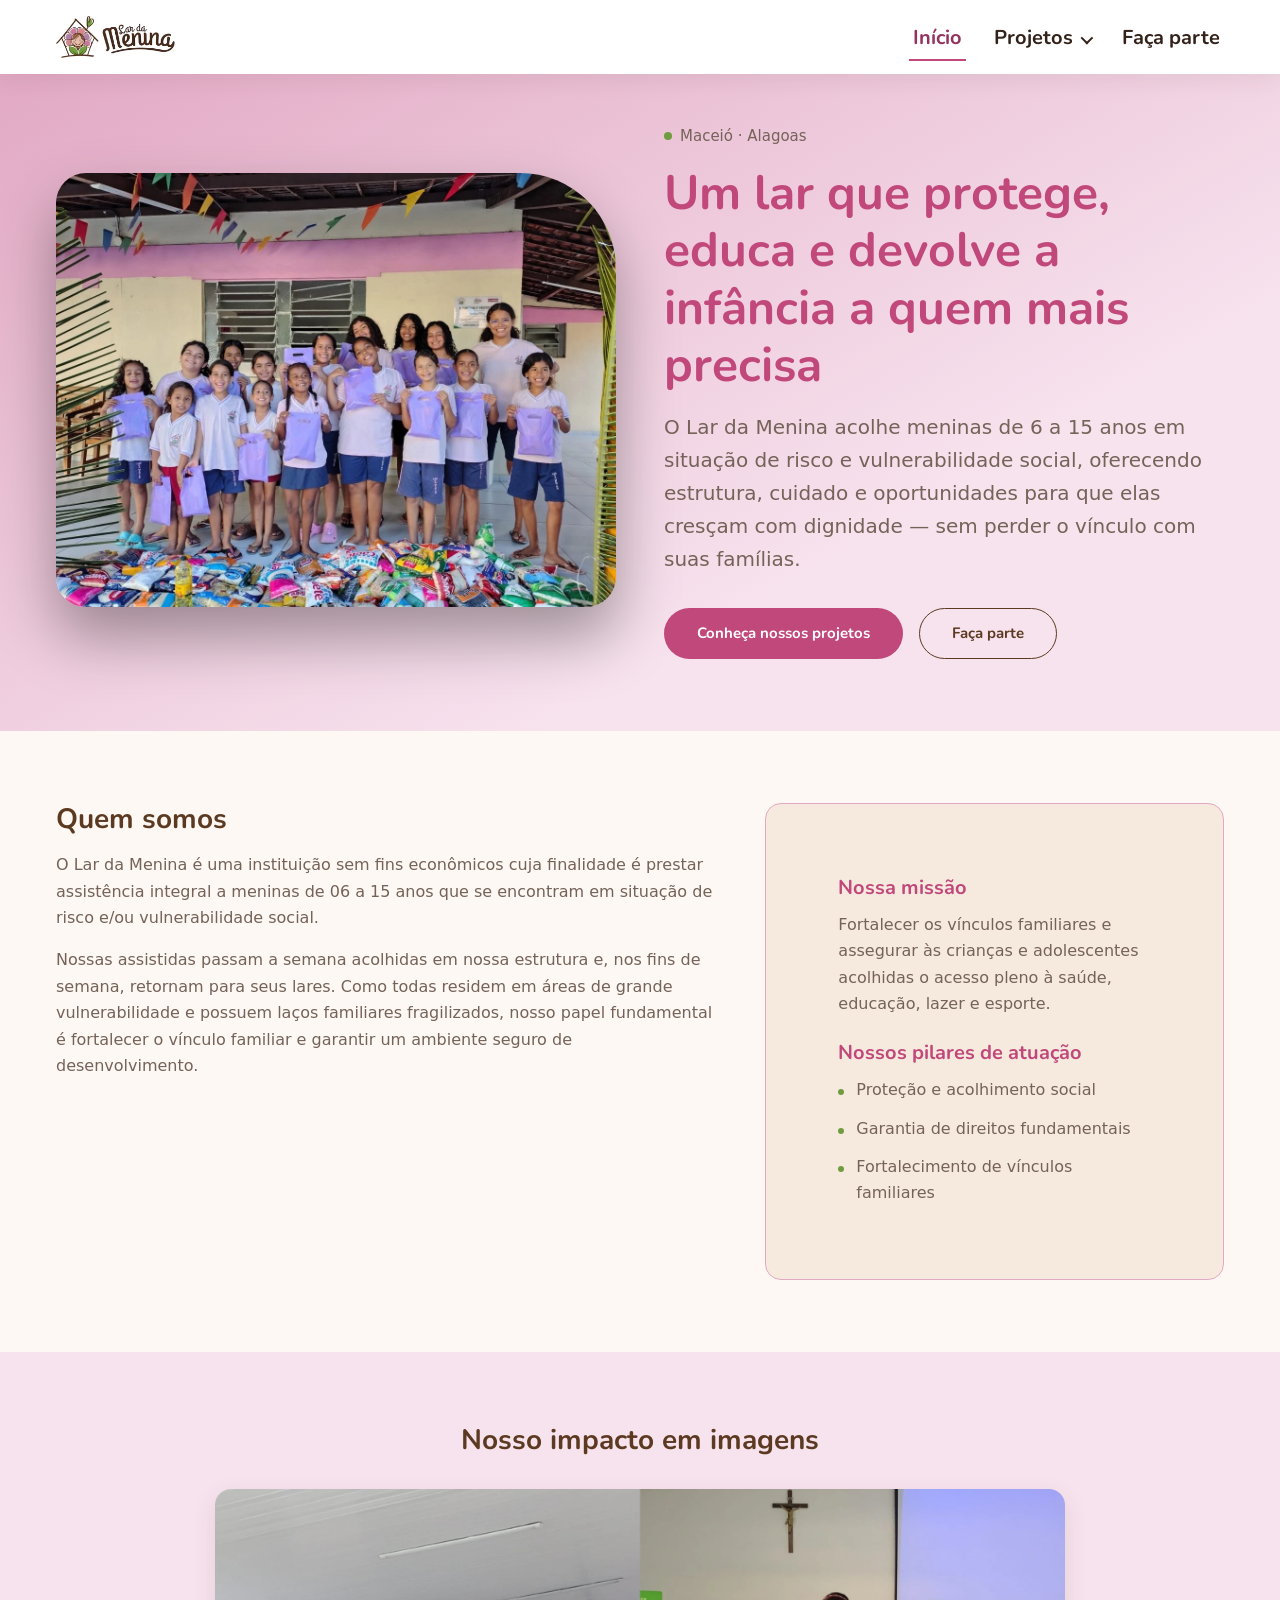
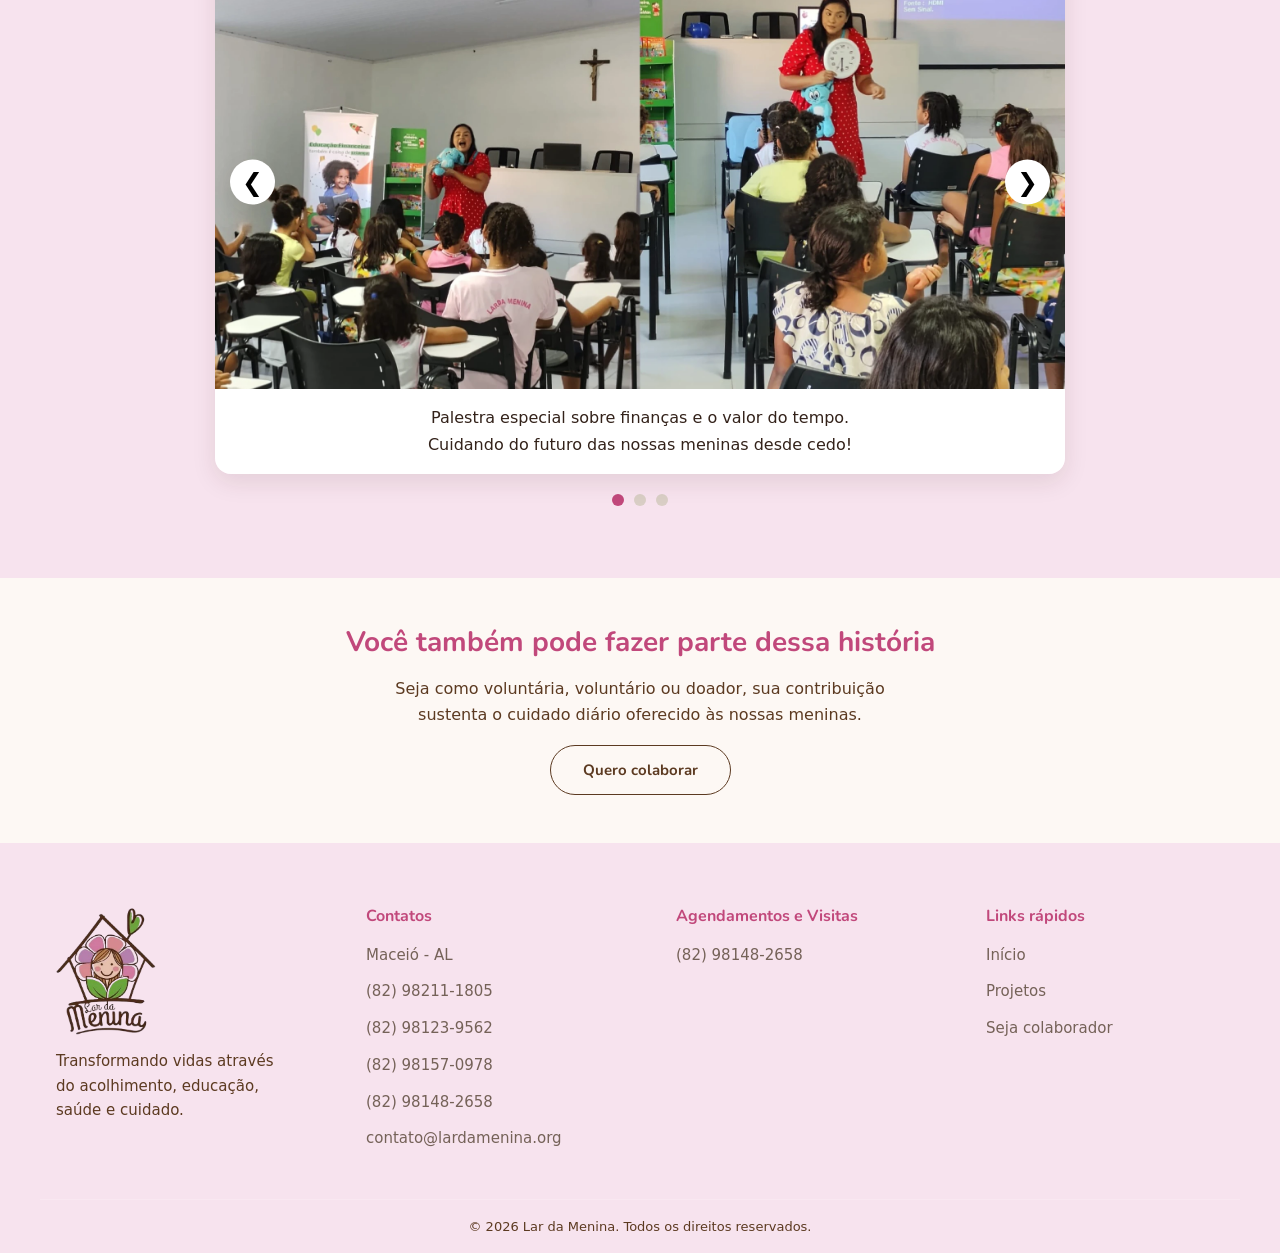
<file: index.html>
<!doctype html>
<html lang="pt-br">
  <head>
    <meta charset="UTF-8" />
    <meta name="viewport" content="width=device-width, initial-scale=1.0" />
    <meta
      name="description"
      content="Lar da Menina — instituição de acolhimento que garante saúde, educação, lazer e fortalecimento de vínculos familiares para meninas de 6 a 15 anos em Maceió."
    />
    <link rel="icon" type="image/svg+xml" href="assets/icons/favicon.svg" />
    <link rel="preconnect" href="https://fonts.googleapis.com" />
    <link rel="preconnect" href="https://fonts.gstatic.com" crossorigin />
    <link
      href="https://fonts.googleapis.com/css2?family=Nunito:ital,wght@0,200..1000;1,200..1000&display=swap"
      rel="stylesheet"
    />
    <link rel="stylesheet" href="css/styles.css" />

    <title>Lar da Menina</title>
  </head>
  <body>
    <header class="site-header">
      <div class="header-container">
        <a href="index.html" class="logo">
          <img src="assets/icons/logo-lar-menu.webp" alt="Logo Lar da Menina" />
        </a>

        <input type="checkbox" id="menu-toggle" class="menu-toggle-input" />
        <label for="menu-toggle" class="menu-toggle" aria-label="Abrir menu">
          <span class="menu-toggle-icon"></span>
        </label>

        <nav class="menu" aria-label="Navegação principal">
          <ul>
            <li><a href="index.html" class="active">Início</a></li>
            <li class="dropdown">
              <a href="projetos.html">Projetos</a>
              <ul class="submenu">
                <li>
                  <a href="projetos.html#frentes-atuacao">Frentes de atuação</a>
                </li>
                <li><a href="projetos.html#doacoes">Doações</a></li>
              </ul>
            </li>
            <li><a href="cadastro.html">Faça parte</a></li>
          </ul>
        </nav>
      </div>
    </header>

    <main id="app">
      <section class="hero" id="inicio">
        <div class="grid-12">
          <div class="hero-media">
            <img
              src="assets/images/sobre-nos.webp"
              alt="Meninas assistidas pelo Lar da Menina sorrindo em grupo, reunidas em um dia de entrega de doações de alimentos e itens de higiene."
            />
          </div>
          <div class="hero-texto">
            <span class="hero-kicker">Maceió · Alagoas</span>
            <h1>
              Um lar que protege, educa e devolve a infância a quem mais precisa
            </h1>
            <p>
              O Lar da Menina acolhe meninas de 6 a 15 anos em situação de risco
              e vulnerabilidade social, oferecendo estrutura, cuidado e
              oportunidades para que elas cresçam com dignidade — sem perder o
              vínculo com suas famílias.
            </p>
            <div class="hero-acoes">
              <a href="projetos.html" class="btn-acao btn-primario"
                >Conheça nossos projetos</a
              >
              <a href="cadastro.html" class="btn-acao btn-outline"
                >Faça parte</a
              >
            </div>
          </div>
        </div>
      </section>

      <section id="sobre-nos">
        <div class="container">
          <div class="grid-12">
            <article class="historia-ong">
              <h2>Quem somos</h2>
              <p>
                O Lar da Menina é uma instituição sem fins econômicos cuja
                finalidade é prestar assistência integral a meninas de 06 a 15
                anos que se encontram em situação de risco e/ou vulnerabilidade
                social.
              </p>
              <p>
                Nossas assistidas passam a semana acolhidas em nossa estrutura
                e, nos fins de semana, retornam para seus lares. Como todas
                residem em áreas de grande vulnerabilidade e possuem laços
                familiares fragilizados, nosso papel fundamental é fortalecer o
                vínculo familiar e garantir um ambiente seguro de
                desenvolvimento.
              </p>
            </article>

            <aside class="missao-valores">
              <div>
                <h3>Nossa missão</h3>
                <p>
                  Fortalecer os vínculos familiares e assegurar às crianças e
                  adolescentes acolhidas o acesso pleno à saúde, educação, lazer
                  e esporte.
                </p>
              </div>
              <div>
                <h3>Nossos pilares de atuação</h3>
                <ul>
                  <li>Proteção e acolhimento social</li>
                  <li>Garantia de direitos fundamentais</li>
                  <li>Fortalecimento de vínculos familiares</li>
                </ul>
              </div>
            </aside>
          </div>
        </div>
      </section>

      <section id="galeria-impacto">
        <div class="container">
          <h2 class="titulo-secao">Nosso impacto em imagens</h2>
          <div class="carrossel-wrapper">
            <div class="carrossel-impacto">
              <button
                class="carrossel-btn anterior"
                aria-label="Imagem anterior"
              >
                ❮
              </button>

              <div class="slides">
                <figure class="slide ativo">
                  <img
                    src="assets/images/educacao-financeira.webp"
                    alt="Meninas participando de uma palestra sobre educação financeira."
                  />

                  <figcaption>
                    <p>Palestra especial sobre finanças e o valor do tempo.</p>
                    <p>Cuidando do futuro das nossas meninas desde cedo!</p>
                  </figcaption>
                </figure>

                <figure class="slide">
                  <img
                    src="assets/images/meninas-comendo-pizza.webp"
                    alt="Meninas comendo pizza."
                  />

                  <figcaption>
                    <p>Dia de pizza e de muitos sorrisos por aqui!</p>
                    <p>
                      Nossas meninas aproveitando um momento especial de
                      convivência e alegria.
                    </p>
                  </figcaption>
                </figure>

                <figure class="slide">
                  <img
                    src="assets/images/meninas-pintando.webp"
                    alt="Meninas pintando"
                  />

                  <figcaption>
                    <p>Momento de dedicação nas atividades pedagógicas.</p>
                    <p>
                      Concentração, coordenação motora e muita cor por aqui!
                    </p>
                  </figcaption>
                </figure>
              </div>

              <button class="carrossel-btn proximo" aria-label="Próxima imagem">
                ❯
              </button>
            </div>

            <div class="indicadores">
              <span class="ativo"></span>
              <span></span>
              <span></span>
            </div>
          </div>
        </div>
      </section>

      <section class="cta-final">
        <div class="cta-conteudo">
          <h2>Você também pode fazer parte dessa história</h2>
          <p>
            Seja como voluntária, voluntário ou doador, sua contribuição
            sustenta o cuidado diário oferecido às nossas meninas.
          </p>
          <a href="cadastro.html" class="btn-acao btn-outline"
            >Quero colaborar</a
          >
        </div>
      </section>
    </main>

    <footer class="site-footer">
      <div class="footer-container">
        <div class="footer-brand">
          <img src="assets/icons/logo-lar.webp" alt="Lar da Menina" />
          <p>
            Transformando vidas através do acolhimento, educação, saúde e
            cuidado.
          </p>
        </div>

        <div class="footer-column">
          <h3>Contatos</h3>
          <p>Maceió - AL</p>
          <p>
            <a href="https://wa.me/+5582982111805" target="_blank"
              >(82) 98211-1805</a
            >
          </p>
          <p>
            <a href="https://wa.me/+558281239562" target="_blank"
              >(82) 98123-9562</a
            >
          </p>
          <p>
            <a href="https://wa.me/+558281570978" target="_blank"
              >(82) 98157-0978</a
            >
          </p>
          <p>
            <a href="https://wa.me/+558281482658" target="_blank"
              >(82) 98148-2658</a
            >
          </p>
          <p>
            <a href="mailto:contato@lardamenina.org" target="_blank"
              >contato@lardamenina.org</a
            >
          </p>
        </div>

        <div class="footer-column">
          <h3>Agendamentos e Visitas</h3>
          <p>
            <a href="https://wa.me/558281482658">(82) 98148-2658</a>
          </p>
        </div>

        <div class="footer-column">
          <h3>Links rápidos</h3>
          <a href="index.html">Início</a>
          <a href="projetos.html">Projetos</a>
          <a href="cadastro.html">Seja colaborador</a>
        </div>
      </div>

      <div class="footer-bottom">
        © 2026 Lar da Menina. Todos os direitos reservados.
      </div>
    </footer>
    <script type="module" src="js/main.js"></script>
  </body>
</html>
</file>
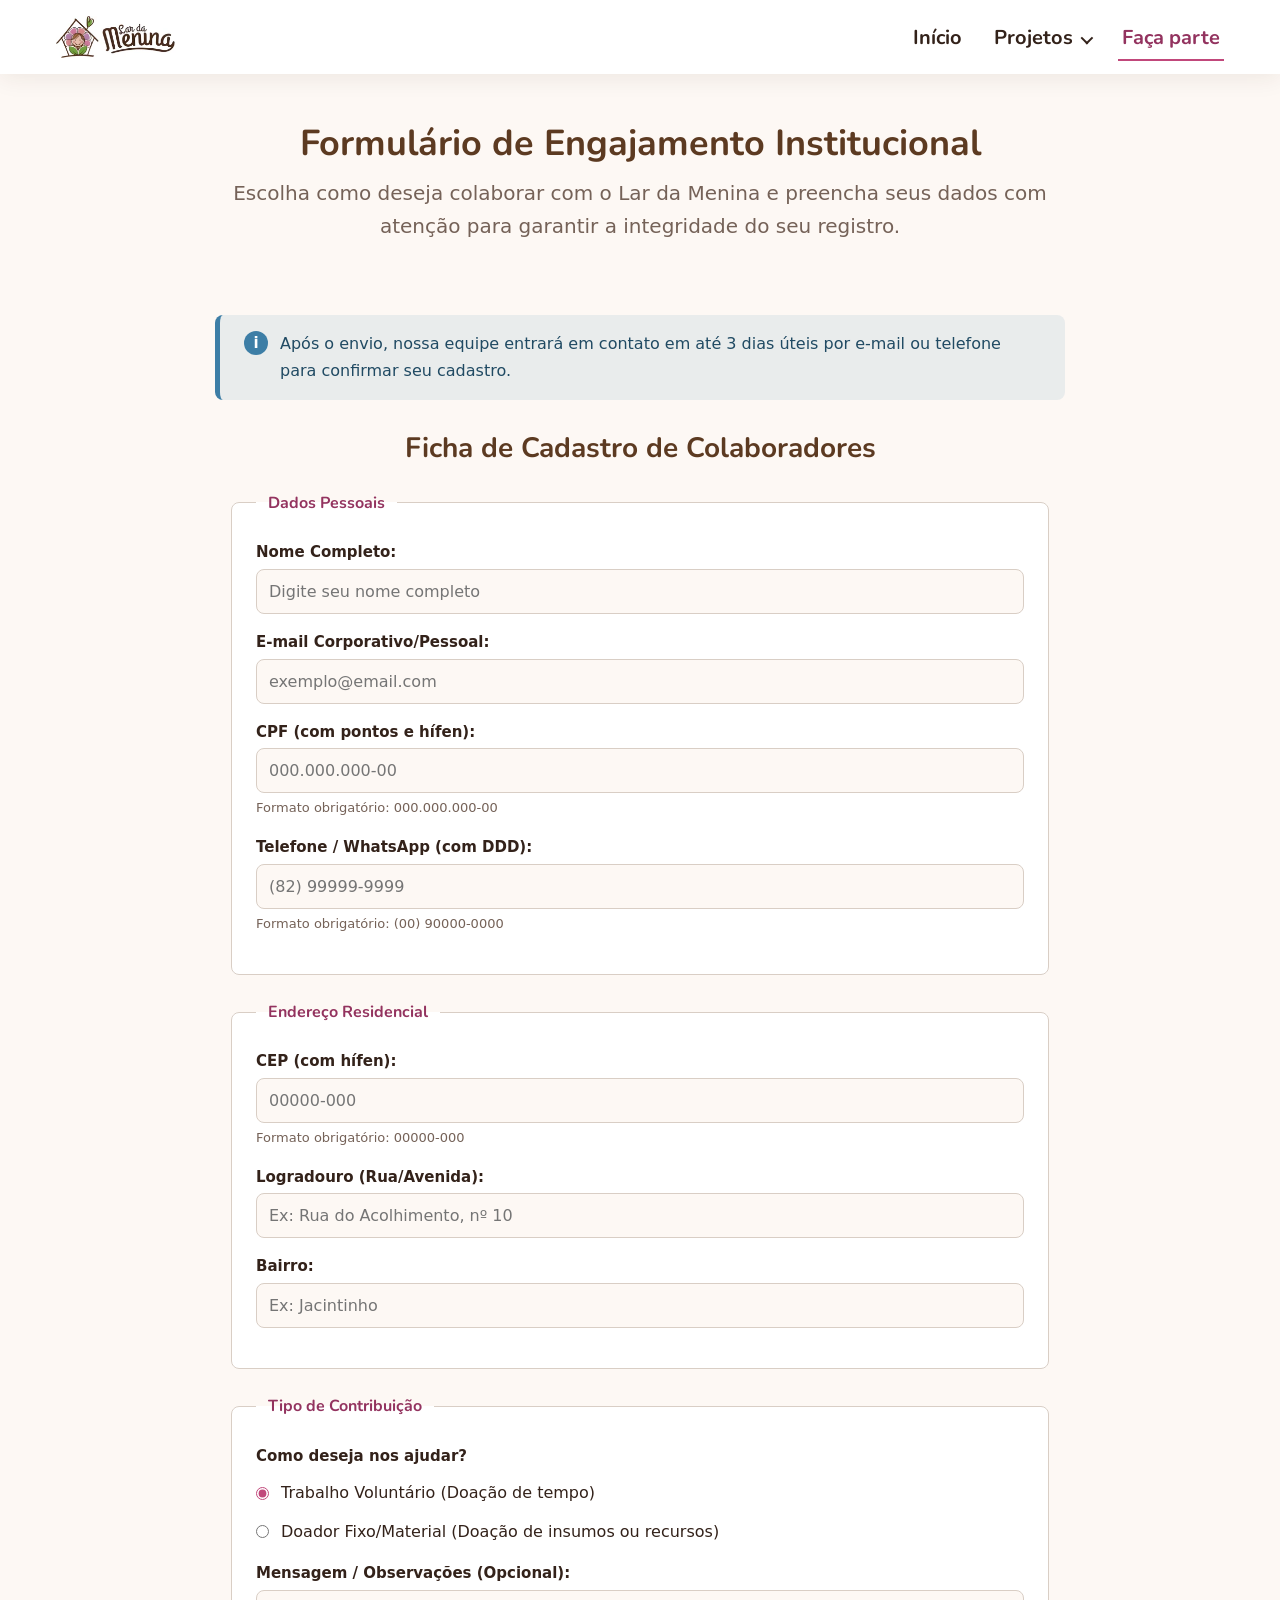
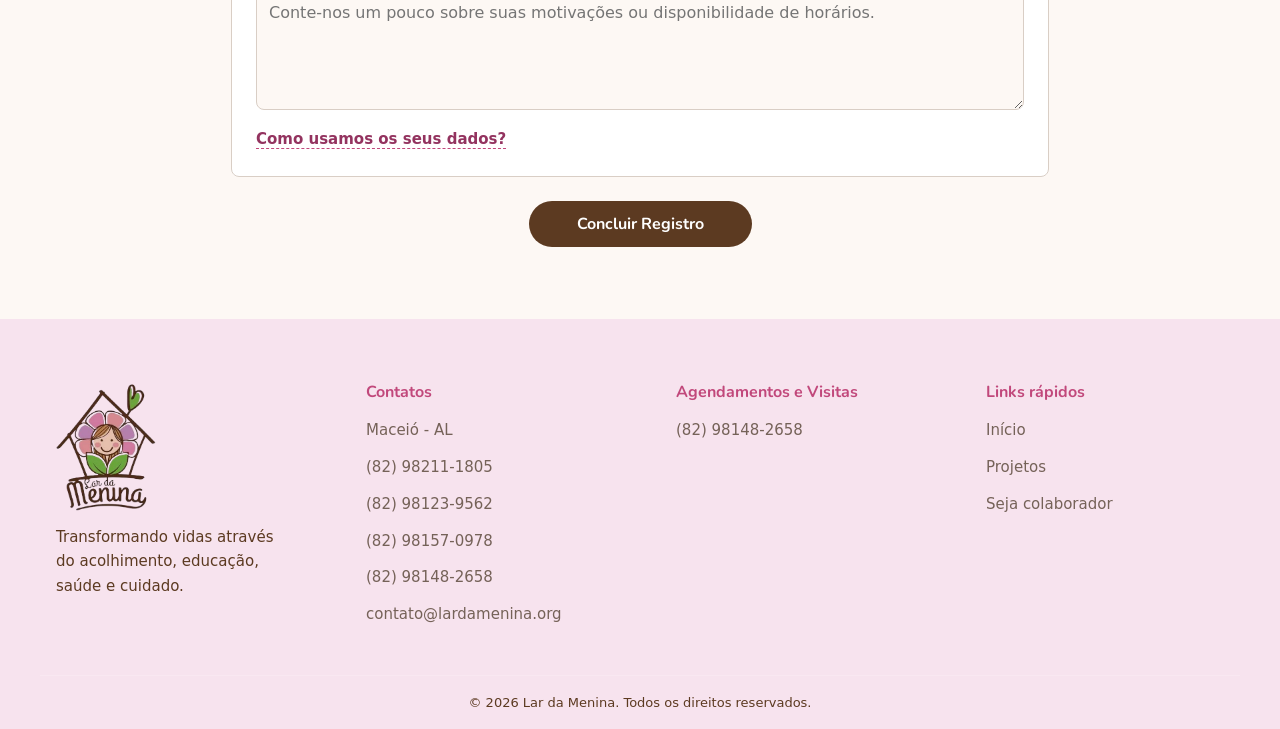
<file: cadastro.html>
<!doctype html>
<html lang="pt-BR">
  <head>
    <meta charset="UTF-8" />
    <meta name="viewport" content="width=device-width, initial-scale=1.0" />
    <meta
      name="description"
      content="Cadastre-se como voluntário ou doador do Lar da Menina e ajude a transformar a vida de meninas em situação de vulnerabilidade."
    />
    <link rel="icon" type="image/svg+xml" href="assets/icons/favicon.svg" />
    <link rel="preconnect" href="https://fonts.googleapis.com" />
    <link rel="preconnect" href="https://fonts.gstatic.com" crossorigin />
    <link
      href="https://fonts.googleapis.com/css2?family=Nunito:ital,wght@0,200..1000;1,200..1000&display=swap"
      rel="stylesheet"
    />
    <link rel="stylesheet" href="css/styles.css" />

    <title>Faça Parte - Lar da Menina</title>
  </head>
  <body>
    <header class="site-header">
      <div class="header-container">
        <a href="index.html" class="logo">
          <img src="assets/icons/logo-lar-menu.webp" alt="Logo Lar da Menina" />
        </a>

        <input type="checkbox" id="menu-toggle" class="menu-toggle-input" />
        <label for="menu-toggle" class="menu-toggle" aria-label="Abrir menu">
          <span class="menu-toggle-icon"></span>
        </label>

        <nav class="menu" aria-label="Navegação principal">
          <ul>
            <li><a href="index.html">Início</a></li>
            <li class="dropdown">
              <a href="projetos.html">Projetos</a>
              <ul class="submenu">
                <li>
                  <a href="projetos.html#frentes-atuacao">Frentes de atuação</a>
                </li>
                <li><a href="projetos.html#doacoes">Doações</a></li>
              </ul>
            </li>
            <li><a href="cadastro.html" class="active">Faça parte</a></li>
          </ul>
        </nav>
      </div>
    </header>

    <main id="conteudo-cadastro">
      <div class="titulo-pagina-container">
        <h1>Formulário de Engajamento Institucional</h1>
        <p>
          Escolha como deseja colaborar com o Lar da Menina e preencha seus
          dados com atenção para garantir a integridade do seu registro.
        </p>
      </div>

      <div class="alert alert-info">
        <span class="alert-icone">i</span>
        <p>
          Após o envio, nossa equipe entrará em contato em até 3 dias úteis por
          e-mail ou telefone para confirmar seu cadastro.
        </p>
      </div>

      <section class="formulario-container">
        <h2>Ficha de Cadastro de Colaboradores</h2>

        <form action="#" method="POST" id="form-engajamento">
          <fieldset>
            <legend>Dados Pessoais</legend>

            <div class="campo-grupo">
              <label for="nome">Nome Completo:</label>
              <input
                type="text"
                id="nome"
                name="nome"
                required
                minlength="3"
                placeholder="Digite seu nome completo"
              />
            </div>

            <div class="campo-grupo">
              <label for="email">E-mail Corporativo/Pessoal:</label>
              <input
                type="email"
                id="email"
                name="email"
                required
                placeholder="exemplo@email.com"
              />
            </div>

            <div class="campo-grupo">
              <label for="cpf">CPF (com pontos e hífen):</label>
              <input
                type="text"
                id="cpf"
                name="cpf"
                required
                pattern="\d{3}\.\d{3}\.\d{3}-\d{2}"
                maxlength="14"
                placeholder="000.000.000-00"
                title="Digite o CPF no formato: 000.000.000-00"
                aria-describedby="cpf-helper"
              />
              <small id="cpf-helper" class="texto-ajuda"
                >Formato obrigatório: 000.000.000-00</small
              >
            </div>

            <div class="campo-grupo">
              <label for="telefone">Telefone / WhatsApp (com DDD):</label>
              <input
                type="tel"
                id="telefone"
                name="telefone"
                required
                pattern="\(\d{2}\) \d{5}-\d{4}"
                maxlength="15"
                placeholder="(82) 99999-9999"
                title="Digite o telefone no formato: (82) 99999-9999"
                aria-describedby="tel-helper"
              />
              <small id="tel-helper" class="texto-ajuda"
                >Formato obrigatório: (00) 90000-0000</small
              >
            </div>
          </fieldset>

          <fieldset>
            <legend>Endereço Residencial</legend>

            <div class="campo-grupo">
              <label for="cep">CEP (com hífen):</label>
              <input
                type="text"
                id="cep"
                name="cep"
                required
                pattern="\d{5}-\d{3}"
                maxlength="9"
                placeholder="00000-000"
                title="Digite o CEP no formato: 00000-000"
                aria-describedby="cep-helper"
              />
              <small id="cep-helper" class="texto-ajuda"
                >Formato obrigatório: 00000-000</small
              >
            </div>

            <div class="campo-grupo">
              <label for="logradouro">Logradouro (Rua/Avenida):</label>
              <input
                type="text"
                id="logradouro"
                name="logradouro"
                required
                placeholder="Ex: Rua do Acolhimento, nº 10"
              />
            </div>

            <div class="campo-grupo">
              <label for="bairro">Bairro:</label>
              <input
                type="text"
                id="bairro"
                name="bairro"
                required
                placeholder="Ex: Jacintinho"
              />
            </div>
          </fieldset>

          <fieldset>
            <legend>Tipo de Contribuição</legend>

            <div class="campo-grupo-radio">
              <p class="label-fake">Como deseja nos ajudar?</p>

              <label class="radio-label">
                <input
                  type="radio"
                  name="tipo_ajuda"
                  value="voluntario"
                  required
                  checked
                />
                Trabalho Voluntário (Doação de tempo)
              </label>

              <label class="radio-label">
                <input type="radio" name="tipo_ajuda" value="doador" />
                Doador Fixo/Material (Doação de insumos ou recursos)
              </label>
            </div>

            <div class="campo-grupo">
              <label for="mensagem">Mensagem / Observações (Opcional):</label>
              <textarea
                id="mensagem"
                name="mensagem"
                rows="4"
                placeholder="Conte-nos um pouco sobre suas motivações ou disponibilidade de horários."
              ></textarea>
            </div>

            <a href="#modal-privacidade" class="link-modal"
              >Como usamos os seus dados?</a
            >
          </fieldset>

          <div class="acoes-formulario">
            <button type="submit" class="btn-enviar">Concluir Registro</button>
          </div>
        </form>
      </section>
    </main>

    <!-- Modal — uso de dados pessoais (técnica :target, 100% CSS) -->
    <div class="modal" id="modal-privacidade">
      <div
        class="modal-content"
        role="dialog"
        aria-labelledby="titulo-modal-privacidade"
      >
        <a
          href="#form-engajamento"
          class="modal-fechar"
          aria-label="Fechar janela"
          >×</a
        >
        <h2 id="titulo-modal-privacidade">Como usamos os seus dados</h2>
        <p>
          As informações preenchidas neste formulário são utilizadas
          exclusivamente pela equipe do Lar da Menina para viabilizar seu
          cadastro como voluntário(a) ou doador(a).
        </p>
        <p>
          Não compartilhamos seus dados com terceiros e você pode solicitar a
          atualização ou exclusão do seu registro a qualquer momento pelo e-mail
          de contato informado no rodapé do site.
        </p>
        <div class="modal-actions">
          <a href="#form-engajamento" class="btn-acao btn-outline-claro"
            >Entendi</a
          >
        </div>
      </div>
    </div>

    <footer class="site-footer">
      <div class="footer-container">
        <div class="footer-brand">
          <img src="assets/icons/logo-lar.webp" alt="Lar da Menina" />
          <p>
            Transformando vidas através do acolhimento, educação, saúde e
            cuidado.
          </p>
        </div>

        <div class="footer-column">
          <h3>Contatos</h3>
          <p>Maceió - AL</p>
          <p>
            <a href="https://wa.me/+5582982111805" target="_blank"
              >(82) 98211-1805</a
            >
          </p>
          <p>
            <a href="https://wa.me/+558281239562" target="_blank"
              >(82) 98123-9562</a
            >
          </p>
          <p>
            <a href="https://wa.me/+558281570978" target="_blank"
              >(82) 98157-0978</a
            >
          </p>
          <p>
            <a href="https://wa.me/+558281482658" target="_blank"
              >(82) 98148-2658</a
            >
          </p>
          <p>
            <a href="mailto:contato@lardamenina.org" target="_blank"
              >contato@lardamenina.org</a
            >
          </p>
        </div>

        <div class="footer-column">
          <h3>Agendamentos e Visitas</h3>
          <p>
            <a href="https://wa.me/558281482658">(82) 98148-2658</a>
          </p>
        </div>

        <div class="footer-column">
          <h3>Links rápidos</h3>
          <a href="index.html">Início</a>
          <a href="projetos.html">Projetos</a>
          <a href="cadastro.html">Seja colaborador</a>
        </div>
      </div>

      <div class="footer-bottom">
        © 2026 Lar da Menina. Todos os direitos reservados.
      </div>
    </footer>
    <script type="module" src="js/main.js"></script>
  </body>
</html>
</file>
<file: css/styles.css>
/* ==========================================================================
   VARIÁVEIS E CONFIGURAÇÕES GERAIS (ESTILOS BASE)
   ========================================================================== */
:root {
  --clr-primary-100: #f7e3ee;
  --clr-primary-300: #e2a9c4;
  --clr-primary-500: #c1487b;
  --clr-primary-700: #93335f;

  --clr-secondary-500: #6f9c3f;
  --clr-secondary-700: #4f7a2a;
  --clr-accent-700: #5c3a21;
  --clr-accent-900: #3a220f;

  --clr-cream-50: #fdf8f4;
  --clr-cream-100: #f6eade;
  --clr-surface: #ffffff;

  --clr-ink-900: #33221a;
  --clr-ink-600: #756258;
  --clr-ink-300: #d9cec5;

  --clr-success: #6f9c3f;
  --clr-warning: #c07f1f;
  --clr-error: #b3402e;
  --clr-info: #3d7ea6;

  --ff-heading: "Nunito", sans-serif;
  --ff-body: "Karla", system-ui, -apple-system, sans-serif;

  --fs-0: 0.8125rem;
  --fs-1: 0.9375rem;
  --fs-2: 1rem;
  --fs-3: 1.25rem;
  --fs-4: 1.75rem;
  --fs-5: 2.25rem;
  --fs-6: 3rem;

  --fw-regular: 400;
  --fw-medium: 600;
  --fw-bold: 700;

  --lh-tight: 1.2;
  --lh-base: 1.65;

  --space-2xs: 0.25rem;
  --space-xs: 0.5rem;
  --space-sm: 0.75rem;
  --space-md: 1rem;
  --space-lg: 1.5rem;
  --space-xl: 2rem;
  --space-2xl: 3rem;
  --space-3xl: 4.5rem;

  --radius-sm: 8px;
  --radius-md: 16px;
  --radius-lg: 28px;
  --radius-pill: 999px;

  --shadow-card: 0 8px 24px rgba(58, 34, 15, 0.1);
  --shadow-hover: 0 18px 38px rgba(58, 34, 15, 0.18);
  --shadow-header: 0 4px 22px rgba(58, 34, 15, 0.08);

  --container-max: 1200px;
}

* {
  margin: 0;
  padding: 0;
  box-sizing: border-box;
}

html {
  scroll-behavior: smooth;
}

body {
  font-family: var(--ff-body);
  background: var(--clr-cream-50);
  color: var(--clr-ink-900);
  line-height: var(--lh-base);
  -webkit-font-smoothing: antialiased;
}

h1,
h2,
h3 {
  font-family: var(--ff-heading);
  font-weight: var(--fw-bold);
  line-height: var(--lh-tight);
  color: var(--clr-accent-700);
}

h1 {
  font-size: var(--fs-5);
}
h2 {
  font-size: var(--fs-4);
}
h3 {
  font-size: var(--fs-3);
}

p {
  font-size: var(--fs-2);
}

a {
  text-decoration: none;
  color: inherit;
}

img {
  max-width: 100%;
  display: block;
}

ul {
  list-style: none;
}

fieldset {
  border: none;
}

a:focus-visible,
button:focus-visible,
input:focus-visible,
textarea:focus-visible {
  outline: 3px solid var(--clr-secondary-500);
  outline-offset: 3px;
}

.container {
  max-width: var(--container-max);
  margin: 0 auto;
  padding: 0 var(--space-);
}

.grid-12 {
  display: grid;
  grid-template-columns: repeat(4, 1fr);
  gap: var(--space-lg);
}

@media (min-width: 480px) {
  .grid-12 {
    gap: var(--space-xl);
  }
}

@media (min-width: 768px) {
  .grid-12 {
    grid-template-columns: repeat(8, 1fr);
  }
}

@media (min-width: 1024px) {
  .grid-12 {
    grid-template-columns: repeat(12, 1fr);
  }
}

@media (min-width: 1280px) {
  .grid-12 {
    gap: var(--space-2xl);
  }
}

@media (min-width: 1600px) {
  :root {
    --container-max: 1360px;
  }
}

/* ==========================================================================
   CABEÇALHO (SITE-HEADER)
   ========================================================================== */
.site-header {
  background: var(--clr-surface);
  box-shadow: var(--shadow-header);
  position: sticky;
  top: 0;
  z-index: 1000;
}

.header-container {
  max-width: var(--container-max);
  margin: 0 auto;
  padding: var(--space-md) var(--space-md);
  display: flex;
  align-items: center;
  justify-content: space-between;
  gap: var(--space-md);
}

.logo img {
  width: 120px;
  height: auto;
}

.menu ul {
  display: flex;
  align-items: flex-start;
  gap: var(--space-lg);
}

.menu a {
  font-family: var(--ff-heading);
  font-size: var(--fs-3);
  font-weight: var(--fw-bold);
  color: var(--clr-ink-900);
  padding: var(--space-xs) var(--space-2xs);
  border-bottom: 2px solid transparent;
  transition:
    color 0.25s ease,
    border-color 0.25s ease;
}

.menu a:hover {
  color: var(--clr-primary-500);
}

.menu a.active {
  color: var(--clr-primary-700);
  border-bottom-color: var(--clr-primary-500);
}

.dropdown {
  position: relative;
}

.dropdown > a::after {
  content: "";
  display: inline-block;
  width: 7px;
  height: 7px;
  margin-left: var(--space-xs);
  border-right: 2px solid currentColor;
  border-bottom: 2px solid currentColor;
  transform: rotate(45deg) translateY(-2px);
  transition: transform 0.25s ease;
}

.dropdown:hover > a::after,
.dropdown:focus-within > a::after {
  transform: rotate(225deg) translateY(2px);
}

.submenu {
  position: absolute;
  top: calc(100% + var(--space-sm));
  left: 0;
  min-width: 250px;
  background: var(--clr-surface);
  padding: var(--space-sm);
  border-radius: var(--radius-md);
  box-shadow: var(--shadow-hover);
  display: flex;
  flex-direction: column;
  justify-content: flex-start;
  align-items: flex-start;
  align-self: flex-start;
  gap: var(--space-2xs);
  opacity: 0;
  visibility: hidden;
  transform: translateY(8px);
  transition:
    opacity 0.2s ease,
    transform 0.2s ease,
    visibility 0.2s ease;
}

.dropdown:hover .submenu,
.dropdown:focus-within .submenu {
  opacity: 1;
  visibility: visible;
  transform: translateY(0);
}

.submenu a {
  display: flex;
  width: 100%;
  border-bottom: none;
  padding: var(--space-xs) var(--space-sm);
  border-radius: var(--radius-sm);
  font-family: var(--ff-body);
  font-weight: var(--fw-medium);
}

.submenu a:hover {
  background: var(--clr-primary-100);
  color: var(--clr-primary-700);
}

.menu-toggle-input {
  display: none;
}

.menu-toggle {
  display: none;
  width: 44px;
  height: 44px;
  align-items: center;
  justify-content: center;
  border-radius: var(--radius-sm);
  cursor: pointer;
}

.menu-toggle-icon,
.menu-toggle-icon::before,
.menu-toggle-icon::after {
  display: block;
  width: 22px;
  height: 2px;
  background: var(--clr-accent-700);
  border-radius: 2px;
  position: relative;
  transition:
    transform 0.25s ease,
    opacity 0.25s ease;
}

.menu-toggle-icon::before {
  content: "";
  position: absolute;
  top: -7px;
}
.menu-toggle-icon::after {
  content: "";
  position: absolute;
  top: 7px;
}

.menu-toggle-input:checked ~ .menu-toggle .menu-toggle-icon {
  background: transparent;
}
.menu-toggle-input:checked ~ .menu-toggle .menu-toggle-icon::before {
  top: 0;
  transform: rotate(45deg);
}
.menu-toggle-input:checked ~ .menu-toggle .menu-toggle-icon::after {
  top: 0;
  transform: rotate(-45deg);
}

@media (max-width: 767px) {
  .menu-toggle {
    display: flex;
  }

  .menu {
    display: none;
    width: 100%;
    order: 3;
  }

  .menu-toggle-input:checked ~ .menu {
    display: block;
    padding-bottom: var(--space-md);
  }

  .menu ul {
    flex-direction: column;
    align-items: flex-start;
    gap: 0;
  }

  .menu > ul > li {
    width: 100%;
  }

  .menu a {
    display: block;
    width: 100%;
    padding: var(--space-sm) 0;
  }

  .submenu {
    position: static;
    opacity: 1;
    visibility: visible;
    transform: none;
    box-shadow: none;
    background: var(--clr-primary-100);
    margin: var(--space-2xs) 0 var(--space-sm);
  }
}

/* ==========================================================================
   BOTÕES E COMPONENTES DE INTERAÇÃO
   ========================================================================== */
.btn-acao {
  display: inline-flex;
  align-items: center;
  justify-content: center;
  gap: var(--space-xs);
  padding: var(--space-sm) var(--space-xl);
  border: 1px solid transparent;
  border-radius: var(--radius-pill);
  font-family: var(--ff-heading);
  font-size: var(--fs-1);
  font-weight: var(--fw-bold);
  cursor: pointer;
  transition:
    transform 0.2s ease,
    box-shadow 0.2s ease,
    background 0.2s ease,
    color 0.2s ease;
}

.btn-primario {
  background: var(--clr-primary-500);
  color: var(--clr-surface);
}

.btn-primario:hover {
  background: var(--clr-cream-50);
  color: var(--clr-primary-500);
  box-shadow: var(--shadow-hover);
  transform: translateY(-2px);
}

.btn-outline {
  background: transparent;
  border-color: var(--clr-accent-700);
  color: var(--clr-accent-700);
}

.btn-outline:hover {
  background: var(--clr-success);
  color: var(--clr-cream-50);
  transform: translateY(-2px);
  border-color: transparent;
}

.btn-outline-claro {
  background: transparent;
  border-color: var(--clr-primary-500);
  color: var(--clr-primary-700);
}

.btn-outline-claro:hover {
  background: var(--clr-primary-100);
  transform: translateY(-2px);
}

.btn-enviar {
  background: var(--clr-accent-700);
  color: var(--clr-surface);
  border: none;
  padding: var(--space-sm) var(--space-2xl);
  border-radius: var(--radius-pill);
  font-family: var(--ff-heading);
  font-weight: var(--fw-bold);
  font-size: var(--fs-2);
  cursor: pointer;
  transition:
    transform 0.2s ease,
    box-shadow 0.2s ease,
    opacity 0.2s ease;
}

.btn-enviar:hover {
  opacity: 0.92;
  box-shadow: var(--shadow-hover);
  transform: translateY(-2px);
}

.btn-acao:active,
.btn-enviar:active {
  transform: translateY(0) scale(0.98);
}

button:disabled,
.btn-acao[aria-disabled="true"] {
  opacity: 0.5;
  cursor: not-allowed;
  transform: none !important;
  box-shadow: none !important;
}

.badges {
  display: flex;
  flex-wrap: wrap;
  gap: var(--space-xs);
  margin-bottom: var(--space-sm);
}

.badge {
  display: inline-flex;
  align-items: center;
  width: fit-content;
  padding: var(--space-2xs) var(--space-sm);
  border-radius: var(--radius-pill);
  font-size: var(--fs-0);
  font-weight: var(--fw-bold);
  line-height: 1.4;
}

.badge-projeto {
  background: var(--clr-primary-100);
  color: var(--clr-primary-700);
}
.badge-sucesso {
  background: rgba(111, 156, 63, 0.16);
  color: var(--clr-secondary-700);
}
.badge-alerta {
  background: rgba(192, 127, 31, 0.18);
  color: #7a4e0f;
}
.badge-info {
  background: rgba(61, 126, 166, 0.16);
  color: #235a79;
}

.alert {
  display: flex;
  align-items: flex-start;
  gap: var(--space-sm);
  padding: var(--space-md) var(--space-lg);
  border-radius: var(--radius-sm);
  border-left: 5px solid;
  font-size: var(--fs-1);
  line-height: var(--lh-base);
}

.alert-icone {
  flex-shrink: 0;
  display: inline-flex;
  align-items: center;
  justify-content: center;
  width: 24px;
  height: 24px;
  border-radius: 50%;
  font-weight: var(--fw-bold);
  font-size: var(--fs-1);
}

.alert-info {
  background: rgba(61, 126, 166, 0.1);
  border-color: var(--clr-info);
  color: #204a63;
}
.alert-info .alert-icone {
  background: var(--clr-info);
  color: var(--clr-surface);
}

.alert-success {
  background: rgba(111, 156, 63, 0.12);
  border-color: var(--clr-success);
  color: #3c5b21;
}
.alert-success .alert-icone {
  background: var(--clr-success);
  color: var(--clr-surface);
}

.alert-warning {
  background: rgba(192, 127, 31, 0.14);
  border-color: var(--clr-warning);
  color: #6b4711;
}
.alert-warning .alert-icone {
  background: var(--clr-warning);
  color: var(--clr-surface);
}

/* ==========================================================================
   MODAL DE DETALHES
   ========================================================================== */
.modal {
  display: none;
  position: fixed;
  inset: 0;
  background: rgba(58, 34, 15, 0.55);
  z-index: 2000;
  padding: var(--space-md);
  align-items: center;
  justify-content: center;
}

.modal:target {
  display: flex;
}

.modal-content {
  position: relative;
  width: 100%;
  max-width: 460px;
  max-height: 85vh;
  overflow-y: auto;
  background: var(--clr-surface);
  border-radius: var(--radius-lg);
  padding: var(--space-xl);
  box-shadow: 0 24px 60px rgba(58, 34, 15, 0.35);
}

.modal-fechar {
  position: absolute;
  top: var(--space-md);
  right: var(--space-md);
  display: inline-flex;
  align-items: center;
  justify-content: center;
  width: 34px;
  height: 34px;
  border-radius: 50%;
  background: var(--clr-cream-50);
  color: var(--clr-accent-700);
  font-size: var(--fs-3);
  line-height: 1;
}

.modal-fechar:hover {
  background: var(--clr-primary-100);
}

.modal-content h2 {
  font-size: var(--fs-4);
  margin-bottom: var(--space-md);
  padding-right: var(--space-xl);
}

.modal-content p,
.modal-content li {
  color: var(--clr-ink-600);
  font-size: var(--fs-2);
}

.modal-content ul {
  display: flex;
  flex-direction: column;
  gap: var(--space-sm);
  margin: var(--space-md) 0 var(--space-lg);
}

.modal-dado {
  display: flex;
  justify-content: space-between;
  gap: var(--space-md);
  padding: var(--space-sm) var(--space-md);
  background: var(--clr-cream-50);
  border-radius: var(--radius-sm);
}

.modal-dado strong {
  color: var(--clr-ink-900);
}

.modal-actions {
  display: flex;
  justify-content: flex-end;
  gap: var(--space-sm);
}

/* ==========================================================================
   SEÇÕES DA PÁGINA (HERO, SOBRE, PROJETOS, DOACÕES)
   ========================================================================== */
.hero {
  background: linear-gradient(
    150deg,
    var(--clr-primary-300) 0%,
    var(--clr-primary-100) 70%
  );
  padding: var(--space-2xl) 0 var(--space-3xl);
}

.hero .grid-12 {
  max-width: var(--container-max);
  margin: 0 auto;
  padding: 0 var(--space-md);
  align-items: center;
}

.hero-media {
  grid-column: 1 / -1;
}

.hero-media img {
  width: 100%;
  aspect-ratio: 4 / 3.1;
  object-fit: cover;
  border-radius: 30px 96px 30px 30px;
  box-shadow: 0 30px 60px rgba(0, 0, 0, 0.35);
}

.hero-texto {
  grid-column: 1 / -1;
  color: var(--clr-surface);
}

.hero-kicker {
  display: inline-flex;
  align-items: center;
  gap: var(--space-xs);
  font-family: var(--ff-body);
  font-size: var(--fs-1);
  font-weight: var(--fw-regular);
  color: var(--clr-ink-600);
  margin-bottom: var(--space-md);
}

.hero-kicker::before {
  content: "";
  width: 8px;
  height: 8px;
  border-radius: 50%;
  background: var(--clr-secondary-500);
}

.hero-texto h1 {
  color: var(--clr-primary-500);
  font-size: var(--fs-5);
  margin-bottom: var(--space-md);
}

.hero-texto p {
  color: var(--clr-ink-600);
  font-size: var(--fs-3);
  max-width: 50ch;
  margin-bottom: var(--space-xl);
}

.hero-acoes {
  display: flex;
  flex-wrap: wrap;
  gap: var(--space-md);
}

@media (min-width: 768px) {
  .hero-media {
    grid-column: 1 / 5;
  }
  .hero-texto {
    grid-column: 5 / 9;
  }
}

@media (min-width: 1024px) {
  .hero-media {
    grid-column: 1 / 7;
  }
  .hero-texto {
    grid-column: 7 / 13;
  }
  .hero-texto h1 {
    font-size: var(--fs-6);
  }
}

#sobre-nos {
  padding: var(--space-3xl) 0;
}

#sobre-nos .grid-12 {
  max-width: var(--container-max);
  margin: 0 auto;
  padding: 0 var(--space-md);
}

.historia-ong {
  grid-column: 1 / -1;
  display: flex;
  flex-direction: column;
  gap: var(--space-md);
}

.historia-ong h2 {
  margin-bottom: 0;
}

.historia-ong p {
  color: var(--clr-ink-600);
}

.missao-valores {
  grid-column: 1 / -1;
  background: var(--clr-cream-100);
  border: 1px solid var(--clr-primary-300);
  color: var(--clr-surface);
  padding: var(--space-3xl);
  border-radius: var(--radius-md);
  display: flex;
  flex-direction: column;
  gap: var(--space-lg);
}

.missao-valores h3 {
  color: var(--clr-primary-500);
  font-size: var(--fs-3);
  margin-bottom: var(--space-sm);
}

.missao-valores p {
  color: var(--clr-ink-600);
}

.missao-valores ul {
  display: flex;
  flex-direction: column;
  gap: var(--space-sm);
}

.missao-valores li {
  display: flex;
  align-items: baseline;
  gap: var(--space-sm);
  color: var(--clr-ink-600);
  font-weight: var(--fw-regular);
}

.missao-valores li::before {
  content: "";
  width: 6px;
  height: 6px;
  border-radius: 50%;
  background: var(--clr-success);
  flex-shrink: 0;
}

@media (min-width: 768px) {
  .historia-ong {
    grid-column: 1 / 9;
  }
  .missao-valores {
    grid-column: 1 / 9;
  }
}

@media (min-width: 1024px) {
  .historia-ong {
    grid-column: 1 / 8;
  }
  .missao-valores {
    grid-column: 8 / 13;
  }
}

#galeria-impacto {
  background: var(--clr-primary-100);
  padding: var(--space-3xl) 0;
}

#galeria-impacto > .container > h2,
#galeria-impacto h2.titulo-secao {
  margin-bottom: var(--space-xl);
  text-align: center;
}

.carrossel-impacto {
  position: relative;
  max-width: 850px;
  margin: auto;
  overflow: hidden;
  border-radius: var(--radius-md);
  box-shadow: var(--shadow-card);
}

.slides {
  position: relative;
}

.slide {
  display: none;
  margin: 0;
  animation: aparecer 0.6s ease;
}

.slide.ativo {
  display: block;
}

.slide img {
  width: 100%;
  height: 500px;
  object-fit: cover;
}

.slide figcaption {
  padding: 1rem;
  background: white;
  font-size: 1.1rem;
  text-align: center;
}

.carrossel-btn {
  position: absolute;
  top: 50%;
  transform: translateY(-50%);
  background: white;
  border: none;
  width: 45px;
  height: 45px;
  border-radius: 50%;
  cursor: pointer;
  font-size: 25px;
  z-index: 2;
  box-shadow: var(--shadow-card);
}

.anterior {
  left: 15px;
}

.proximo {
  right: 15px;
}

.indicadores {
  display: flex;
  justify-content: center;
  gap: 10px;
  margin-top: 20px;
}

.indicadores span {
  width: 12px;
  height: 12px;
  background: #d9cec5;
  border-radius: 50%;
  cursor: pointer;
}

.indicadores span.ativo {
  background: var(--clr-primary-500);
}

@keyframes aparecer {
  from {
    opacity: 0;
    transform: translateX(30px);
  }
  to {
    opacity: 1;
    transform: translateX(0);
  }
}

.imagem-responsiva {
  width: 100%;
  height: 100%;
  min-height: 260px;
  object-fit: cover;
  border-radius: var(--radius-md);
  box-shadow: var(--shadow-card);
}

@media (min-width: 768px) {
  .galeria-figura {
    grid-column: 1 / 6;
  }
  .depoimento {
    grid-column: 6 / 9;
  }
}

@media (min-width: 1024px) {
  .galeria-figura {
    grid-column: 1 / 8;
  }
  .depoimento {
    grid-column: 8 / 13;
  }
}

.cta-final {
  padding: var(--space-2xl) var(--space-md);
}

.cta-conteudo {
  max-width: 1000px;
  margin: 0 auto;
  text-align: center;
  display: flex;
  flex-direction: column;
  align-items: center;
  gap: var(--space-md);
}

.cta-conteudo h2 {
  color: var(--clr-primary-500);
  max-width: 70%;
}

.cta-conteudo p {
  color: var(--clr-accent-700);
  font-size: var(--fs-2);
  max-width: 90%;
}

#conteudo-projetos {
  padding: var(--space-2xl) 0 var(--space-2xl);
}

@media (min-width: 1024px) {
  .cta-conteudo p {
    max-width: 50%;
  }
}

.titulo-pagina-container {
  max-width: 850px;
  margin: 0 auto var(--space-3xl);
  padding: 0 var(--space-md);
  text-align: center;
}

.titulo-pagina-container p {
  color: var(--clr-ink-600);
  font-size: var(--fs-3);
  margin-top: var(--space-sm);
}

#frentes-atuacao,
#impacto,
#doacoes {
  max-width: var(--container-max);
  margin: 0 auto;
  padding: 0 var(--space-md) var(--space-3xl);
}

#frentes-atuacao h2,
#impacto h2,
#doacoes h2 {
  margin-bottom: var(--space-xl);
}

.grafico-container {
  position: relative;
  max-width: 720px;
  margin: 0 auto;
}

.grid-projetos {
  display: grid;
  grid-template-columns: repeat(4, 1fr);
  gap: var(--space-lg);
}

@media (min-width: 768px) {
  .grid-projetos {
    grid-template-columns: repeat(8, 1fr);
  }
}

@media (min-width: 1024px) {
  .grid-projetos {
    grid-template-columns: repeat(12, 1fr);
  }
}

.card-projeto {
  grid-column: 1 / -1;
  background: var(--clr-surface);
  padding: var(--space-lg);
  border-radius: var(--radius-md);
  border-top: 4px solid var(--clr-primary-500);
  box-shadow: var(--shadow-card);
  display: flex;
  flex-direction: column;
  gap: var(--space-sm);
  transition:
    transform 0.25s ease,
    box-shadow 0.25s ease;
}

.card-projeto:hover {
  transform: translateY(-6px);
  box-shadow: var(--shadow-hover);
}

.card-projeto h3 {
  font-size: var(--fs-3);
}
.card-projeto p {
  color: var(--clr-ink-600);
  font-size: var(--fs-1);
}

.card-projeto[data-area="saude"] {
  border-top-color: var(--clr-info);
}
.card-projeto[data-area="educacao"] {
  border-top-color: var(--clr-primary-500);
}
.card-projeto[data-area="esporte"] {
  border-top-color: var(--clr-warning);
}
.card-projeto[data-area="cultura"] {
  border-top-color: var(--clr-secondary-500);
}

@media (min-width: 768px) {
  .card-projeto {
    grid-column: span 4;
  }
}

@media (min-width: 1024px) {
  .card-projeto {
    grid-column: span 3;
  }
}

#doacoes .alert {
  margin-bottom: var(--space-xl);
}

.grid-doacoes {
  display: grid;
  grid-template-columns: repeat(4, 1fr);
  gap: var(--space-lg);
}

@media (min-width: 768px) {
  .grid-doacoes {
    grid-template-columns: repeat(8, 1fr);
  }
}

@media (min-width: 1024px) {
  .grid-doacoes {
    grid-template-columns: repeat(12, 1fr);
  }
}

.card-doacao {
  grid-column: 1 / -1;
  background: var(--clr-surface);
  border: 1px solid var(--clr-ink-300);
  border-radius: var(--radius-md);
  padding: var(--space-lg);
  display: flex;
  flex-direction: column;
  gap: var(--space-sm);
}

.card-doacao h3 {
  font-size: var(--fs-3);
}
.card-doacao p {
  color: var(--clr-ink-600);
  font-size: var(--fs-1);
  flex-grow: 1;
}

@media (min-width: 768px) {
  .card-doacao {
    grid-column: span 4;
  }
}

@media (min-width: 1024px) {
  .card-doacao {
    grid-column: span 4;
  }
}

#conteudo-cadastro {
  padding: var(--space-2xl) 0 var(--space-3xl);
}

#conteudo-cadastro .alert {
  max-width: 850px;
  margin: 0 auto var(--space-xl);
}

.formulario-container {
  max-width: 850px;
  margin: 0 auto;
  padding: 0 var(--space-md);
}

.formulario-container h2 {
  text-align: center;
  margin-bottom: var(--space-lg);
}

fieldset {
  border: 1px solid var(--clr-ink-300);
  border-radius: var(--radius-sm);
  padding: var(--space-lg);
  margin-bottom: var(--space-lg);
  background: var(--clr-surface);
}

legend {
  padding: 0 var(--space-sm);
  font-family: var(--ff-heading);
  font-weight: var(--fw-bold);
  color: var(--clr-primary-700);
}

.campo-grupo {
  display: flex;
  flex-direction: column;
  gap: var(--space-2xs);
  margin-bottom: var(--space-md);
}

.campo-grupo label {
  font-weight: var(--fw-medium);
  color: var(--clr-ink-900);
  font-size: var(--fs-1);
}

input,
textarea {
  width: 100%;
  padding: var(--space-sm);
  font-family: var(--ff-body);
  font-size: var(--fs-2);
  color: var(--clr-ink-900);
  background: var(--clr-cream-50);
  border: 1px solid var(--clr-ink-300);
  border-radius: var(--radius-sm);
  transition:
    border-color 0.25s ease,
    box-shadow 0.25s ease;
}

textarea {
  resize: vertical;
  min-height: 120px;
}

input:focus,
textarea:focus {
  outline: none;
  border-color: var(--clr-primary-500);
  box-shadow: 0 0 0 4px rgba(193, 72, 123, 0.18);
}

input:valid:not(:placeholder-shown),
textarea:valid:not(:placeholder-shown) {
  border-color: var(--clr-success);
}

input:invalid:not(:placeholder-shown),
textarea:invalid:not(:placeholder-shown) {
  border-color: var(--clr-error);
}

.texto-ajuda {
  font-size: var(--fs-0);
  color: var(--clr-ink-600);
}

.campo-grupo-radio {
  display: flex;
  flex-direction: column;
  gap: var(--space-sm);
  margin-bottom: var(--space-md);
}

.label-fake {
  font-weight: var(--fw-medium);
  font-size: var(--fs-1);
}

.radio-label {
  display: flex;
  align-items: center;
  gap: var(--space-sm);
  cursor: pointer;
  font-size: var(--fs-2);
}

.radio-label input {
  width: auto;
  accent-color: var(--clr-primary-500);
}

.link-modal {
  align-self: flex-start;
  font-size: var(--fs-1);
  font-weight: var(--fw-bold);
  color: var(--clr-primary-700);
  border-bottom: 1px dashed var(--clr-primary-500);
}

.link-modal:hover {
  color: var(--clr-primary-500);
}

.acoes-formulario {
  display: flex;
  justify-content: center;
  margin-top: var(--space-lg);
}

@media (max-width: 480px) {
  .btn-enviar {
    width: 100%;
  }
}

/* ==========================================================================
   RODAPÉ (SITE-FOOTER) - ATUALIZADO COM 4 COLUNAS HORIZONTAIS PERFEITAS
   ========================================================================== */
.site-footer {
  background: linear-gradient(
    160deg,
    var(--clr-primary-100),
    var(--clr-primary-100)
  );
  color: var(--clr-surface);
  padding: var(--space-2xl) var(--space-md) var(--space-md);
}

/* Container Principal do Footer */
.footer-container {
  max-width: var(--container-max);
  margin: 0 auto;
  display: grid;
  grid-template-columns: repeat(4, 1fr); /* 4 colunas horizontais lado a lado */
  gap: var(--space-3xl);
  padding: var(--space-md);
  align-items: start;
}

/* Configuração interna das colunas */
.footer-brand,
.footer-column {
  display: flex;
  flex-direction: column;
  gap: var(--space-sm);
}

.footer-brand img {
  width: 100px;
  border-radius: var(--radius-sm);
}

.footer-brand p {
  color: var(--clr-accent-700);
  font-size: var(--fs-1);
}

.footer-column h3 {
  color: var(--clr-primary-500);
  font-size: var(--fs-2);
  margin-bottom: var(--space-2xs);
}

.footer-column p,
.footer-column a {
  color: var(--clr-ink-600);
  font-size: var(--fs-1);
}

.footer-column a:hover {
  color: var(--clr-accent-900);
}

/* Rodapé de direitos autorais */
.footer-bottom {
  max-width: var(--container-max);
  margin: var(--space-xl) auto 0;
  padding-top: var(--space-md);
  border-top: 1px solid rgba(255, 255, 255, 0.18);
  text-align: center;
  font-size: var(--fs-0);
  color: var(--clr-accent-700);
}

/* RESPONSIVIDADE ADAPTATIVA DO FOOTER */
@media (max-width: 992px) {
  .footer-container {
    grid-template-columns: repeat(2, 1fr); /* Quebra em 2x2 em tablets */
  }
}

@media (max-width: 576px) {
  .footer-container {
    grid-template-columns: 1fr; /* 1 coluna vertical em celulares */
    gap: var(--space-lg);
  }
}

/* Ajustes gerais de outras seções no mobile */
@media (max-width: 480px) {
  h1 {
    font-size: var(--fs-4);
  }
  h2 {
    font-size: var(--fs-3);
  }

  .hero-texto p {
    font-size: var(--fs-2);
  }

  .modal-actions {
    flex-direction: column-reverse;
  }
  .modal-actions .btn-acao,
  .modal-actions .btn-enviar {
    width: 100%;
  }
}
</file>
